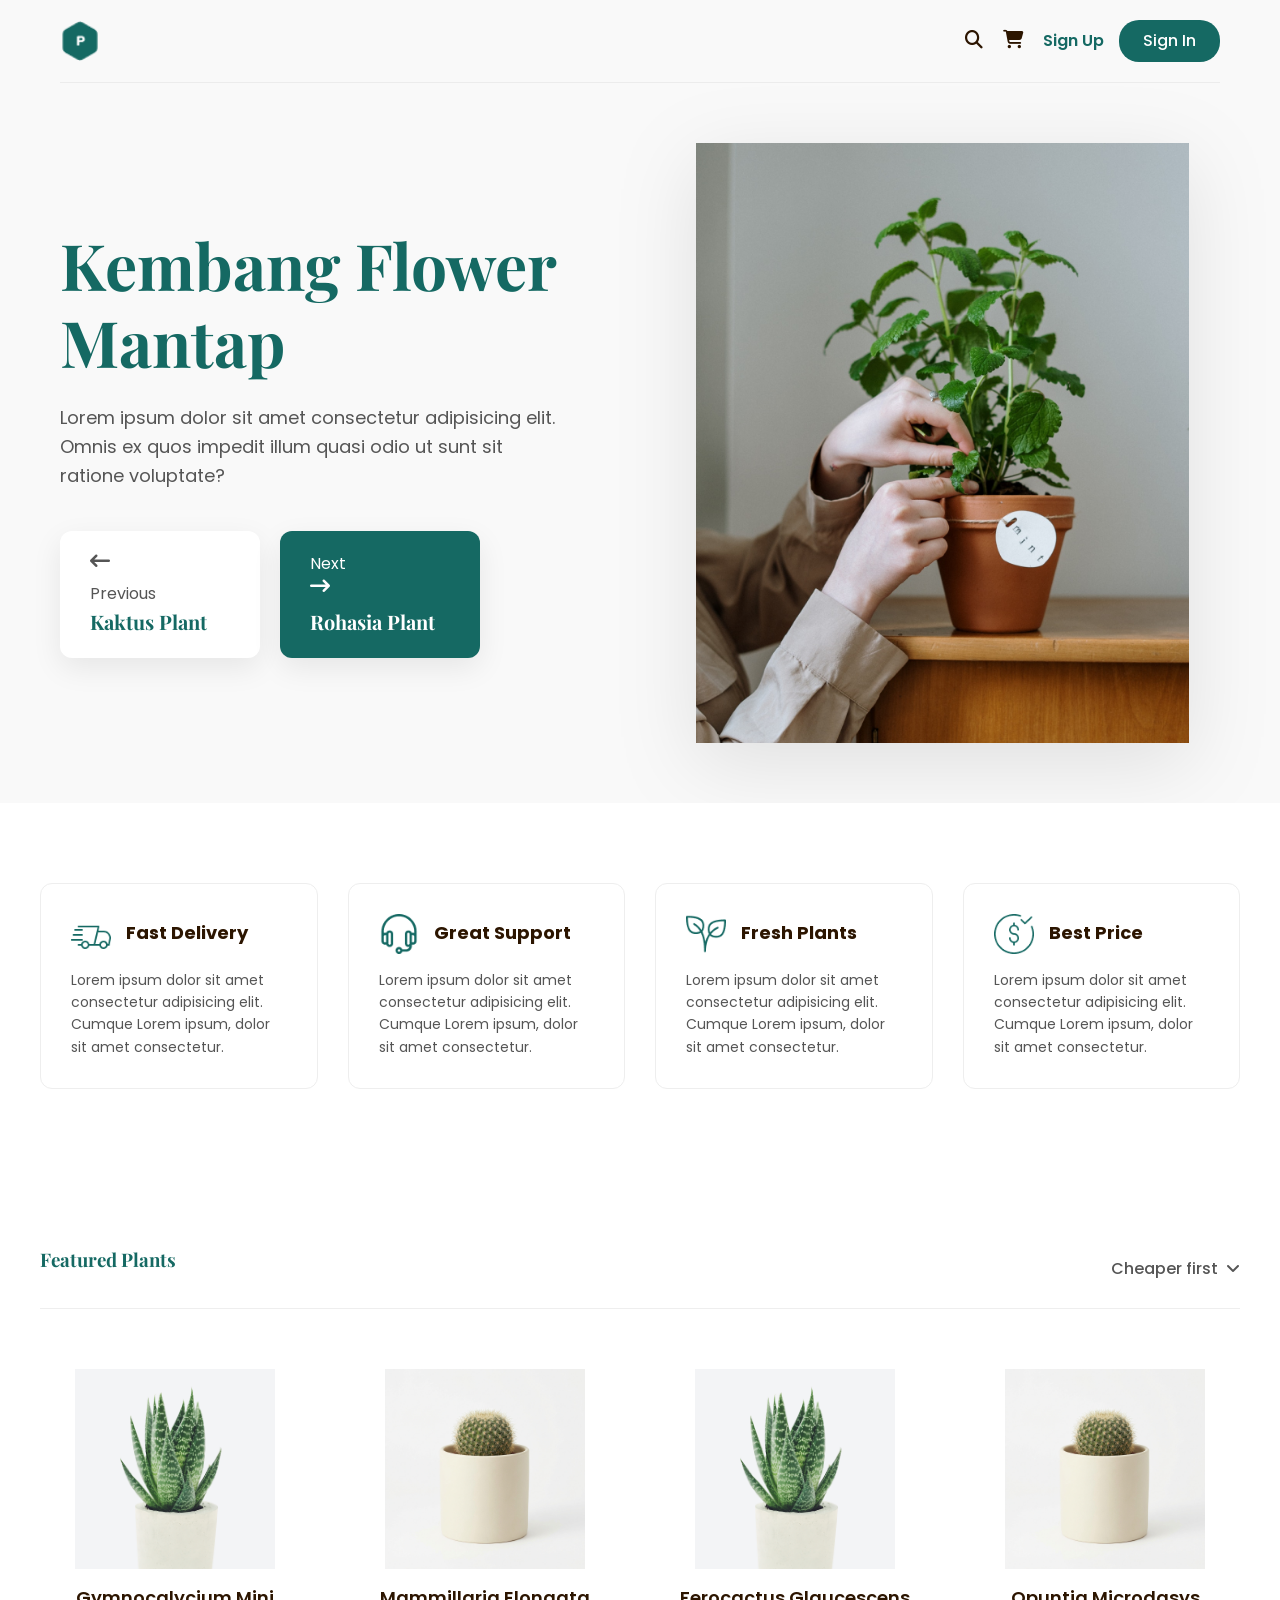
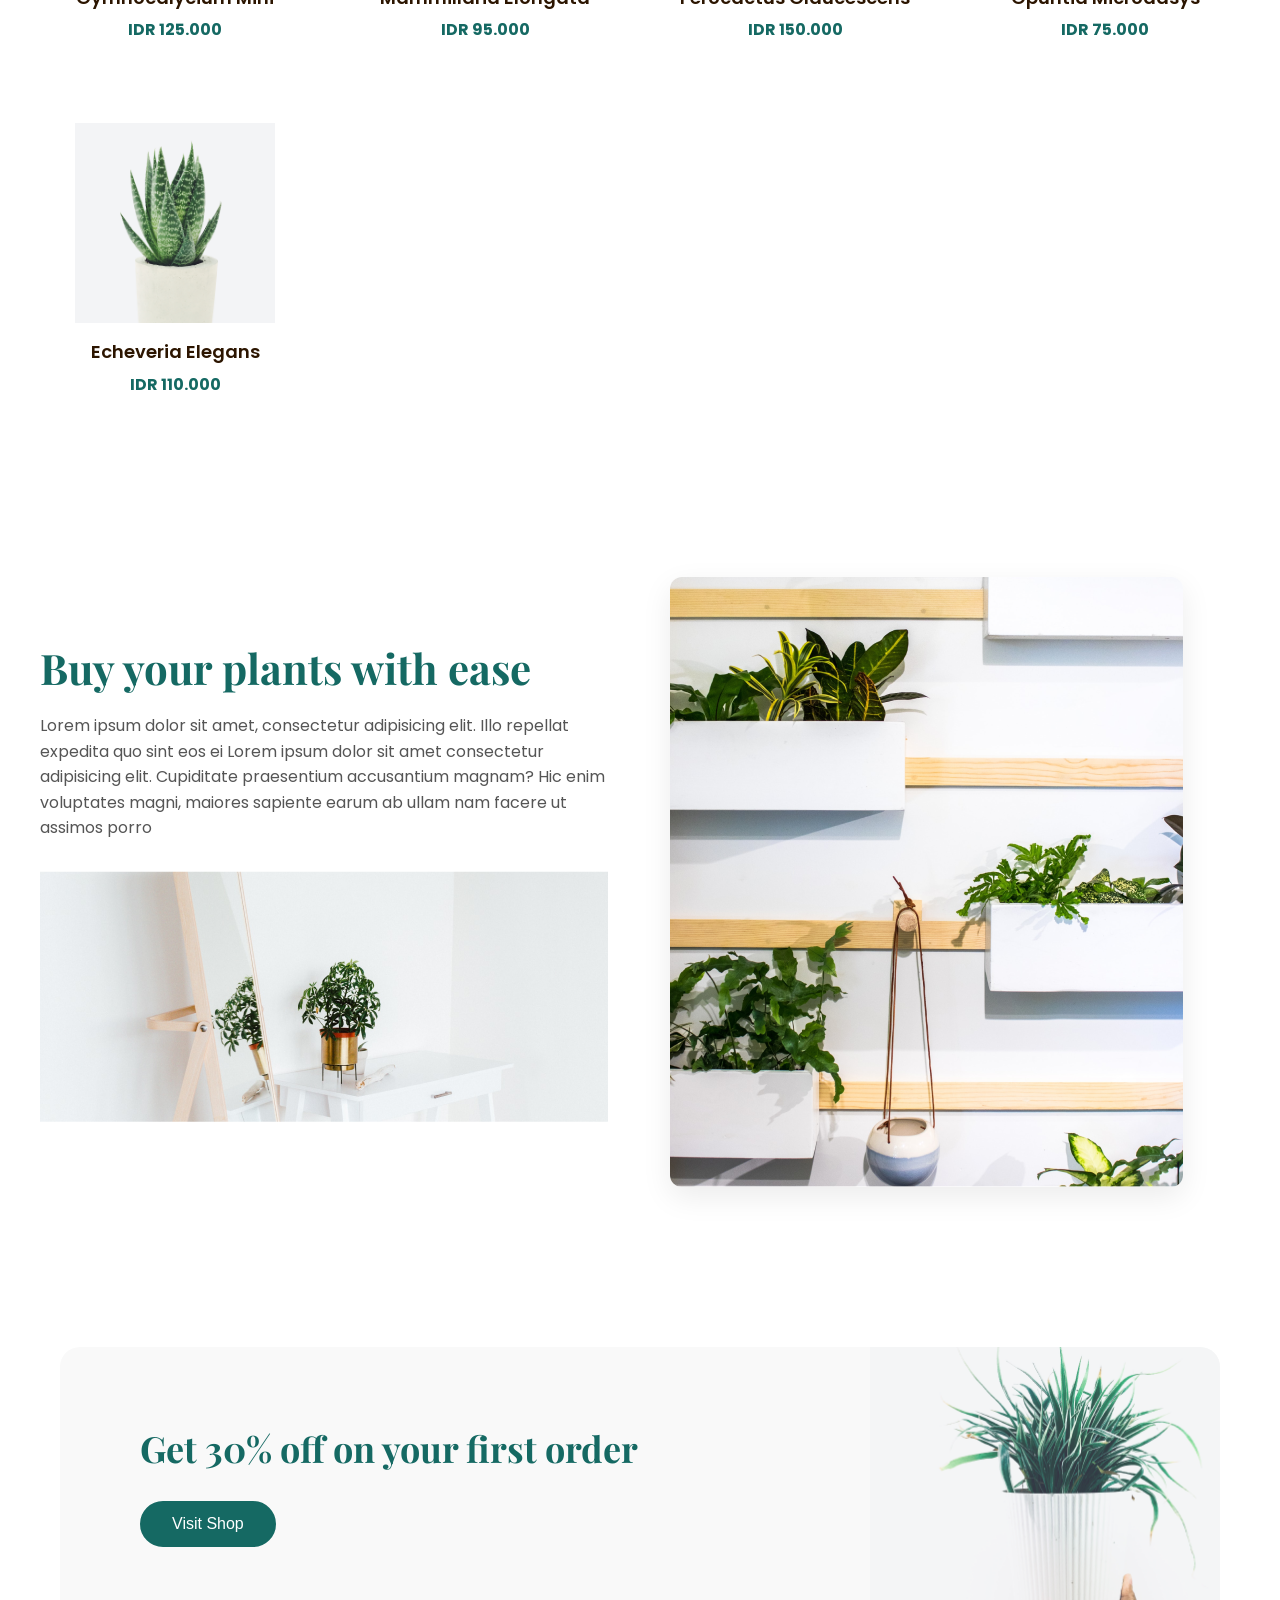
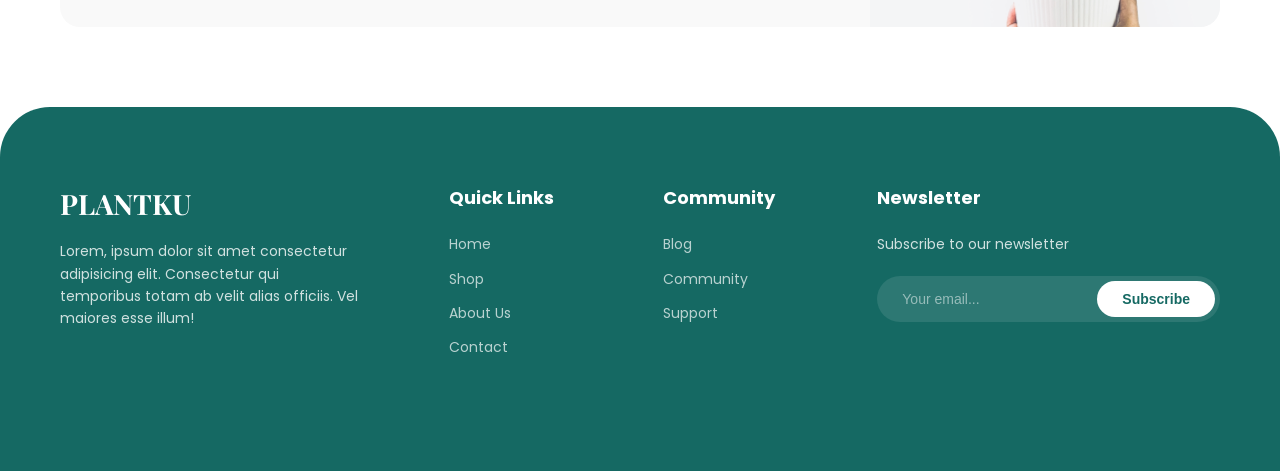
<file: index.html>
<!DOCTYPE html>
<html lang="en">

<head>
    <meta charset="UTF-8">
    <meta name="viewport" content="width=device-width, initial-scale=1.0">
    <link rel="stylesheet" href="style.css">
    <link rel="stylesheet" href="https://cdnjs.cloudflare.com/ajax/libs/font-awesome/6.5.1/css/all.min.css"
        integrity="sha512-DTOQO9RWCH3ppGqcWaEA1BIZOC6xxalwEsw9c2QQeAIftl+Vegovlnee1c9QX4TctnWMn13TZye+giMm8e2LwA=="
        crossorigin="anonymous" referrerpolicy="no-referrer" />
    <title>Kembang Flower Mantap</title>
</head>

<body>

    <div class="header-wrapper">
        <div class="container">
            <div class="regs">
                <a href="#" class="logo">
                    <img src="assets/images/icon.png" alt="icon">
                </a>

                <div class="reg-links">
                    <a class="inreg" href="#"><i class=" fa-solid fa-magnifying-glass"></i></a>
                    <a class="inreg" href="#"><i class="fa-solid fa-cart-shopping"></i></a>
                    <div class="auth-links">
                        <a class="up" href="signup.html">Sign Up</a>
                        <a class="in" href="login.html">Sign In</a>
                    </div>
                </div>
            </div>

            <div class="hero">
                <div class="hero-content">
                    <h1 class="h1">Kembang Flower Mantap</h1>
                    <p class="matn">Lorem ipsum dolor sit amet consectetur adipisicing elit. Omnis ex quos impedit illum
                        quasi odio ut sunt sit ratione voluptate?</p>

                    <div class="nextprevious">
                        <div class="nav-box previous">
                            <i class="fa-solid fa-arrow-left-long"></i>
                            <span>Previous</span>
                            <a href="#">Kaktus Plant</a>
                        </div>
                        <div class="nav-box next">
                            <span>Next</span>
                            <i class="fa-solid fa-arrow-right-long"></i>
                            <a href="#">Rohasia Plant</a>
                            <div class="bg-overlay"></div>
                        </div>
                    </div>
                </div>
                <div class="hero-image">
                    <img src="assets/images/flower.png" alt="Flower Hero">
                </div>
            </div>
        </div>
    </div>

    <div class="container features">
        <div class="feature-grid">
            <div class="feature-box">
                <div class="feature-header">
                    <img src="assets/images/fast 1.png" alt="">
                    <p class="boxtitle">Fast Delivery</p>
                </div>
                <p class="boxtext">Lorem ipsum dolor sit amet consectetur adipisicing elit. Cumque Lorem ipsum, dolor
                    sit amet consectetur.</p>
            </div>
            <div class="feature-box">
                <div class="feature-header">
                    <img src="assets/images/headphones 1.png" alt="">
                    <p class="boxtitle">Great Support</p>
                </div>
                <p class="boxtext">Lorem ipsum dolor sit amet consectetur adipisicing elit. Cumque Lorem ipsum, dolor
                    sit amet consectetur.</p>
            </div>
            <div class="feature-box">
                <div class="feature-header">
                    <img src="assets/images/plant 1.png" alt="">
                    <p class="boxtitle">Fresh Plants</p>
                </div>
                <p class="boxtext">Lorem ipsum dolor sit amet consectetur adipisicing elit. Cumque Lorem ipsum, dolor
                    sit amet consectetur.</p>
            </div>
            <div class="feature-box">
                <div class="feature-header">
                    <img src="assets/images/dollar-symbol 1.png" alt="">
                    <p class="boxtitle">Best Price</p>
                </div>
                <p class="boxtext">Lorem ipsum dolor sit amet consectetur adipisicing elit. Cumque Lorem ipsum, dolor
                    sit amet consectetur.</p>
            </div>
        </div>
    </div>

    <div class="container products-section">
        <div class="section-header">
            <h3>Featured Plants</h3>
            <div class="filter-btn" id="cheaper-first">
                <span>Cheaper first</span>
                <i class="fa-solid fa-angle-down"></i>
            </div>
        </div>

        <div class="flowers-grid">
            <div class="gul">
                <img src="assets/images/kaktus.png" alt="">
                <p class="nameflowers">Gymnocalycium Mini</p>
                <p class="price">IDR 125.000</p>
            </div>
            <div class="gul">
                <img src="assets/images/cactus1.png" alt="">
                <p class="nameflowers">Mammillaria Elongata</p>
                <p class="price">IDR 95.000</p>
            </div>
            <div class="gul">
                <img src="assets/images/kaktus.png" alt="">
                <p class="nameflowers">Ferocactus Glaucescens</p>
                <p class="price">IDR 150.000</p>
            </div>
            <div class="gul">
                <img src="assets/images/cactus1.png" alt="">
                <p class="nameflowers">Opuntia Microdasys</p>
                <p class="price">IDR 75.000</p>
            </div>
            <div class="gul">
                <img src="assets/images/kaktus.png" alt="">
                <p class="nameflowers">Echeveria Elegans</p>
                <p class="price">IDR 110.000</p>
            </div>
        </div>
    </div>

    <div class="container showcase">
        <div class="showcase-text">
            <h2>Buy your plants with ease</h2>
            <p>Lorem ipsum dolor sit amet, consectetur adipisicing elit. Illo repellat expedita quo sint eos ei Lorem
                ipsum dolor sit amet consectetur adipisicing elit. Cupiditate praesentium accusantium magnam? Hic enim
                voluptates magni, maiores sapiente earum ab ullam nam facere ut assimos porro</p>
            <img src="assets/images/table.png" alt="Features Table" style="margin-top: 30px;">
        </div>
        <div class="showcase-img">
            <img src="assets/images/case.png" alt="Showcase">
        </div>
    </div>

    <div class="container">
        <div class="cta-section">
            <div class="cta-content">
                <h2>Get 30% off on your first order</h2>
                <button class="btn">Visit Shop</button>
            </div>
            <img src="assets/images/get.png" class="cta-image" alt="">
        </div>
    </div>

    <footer class="footer">
        <div class="container">
            <div class="footer-grid">
                <div class="footer-logo">
                    <h3>PLANTKU</h3>
                    <p class="footer-desc">Lorem, ipsum dolor sit amet consectetur adipisicing elit. Consectetur qui
                        temporibus totam ab velit alias officiis. Vel maiores esse illum!</p>
                </div>

                <div class="footer-col">
                    <h4>Quick Links</h4>
                    <div class="footer-links">
                        <a href="#">Home</a>
                        <a href="#">Shop</a>
                        <a href="#">About Us</a>
                        <a href="#">Contact</a>
                    </div>
                </div>

                <div class="footer-col">
                    <h4>Community</h4>
                    <div class="footer-links">
                        <a href="#">Blog</a>
                        <a href="#">Community</a>
                        <a href="#">Support</a>
                    </div>
                </div>

                <div class="footer-col">
                    <h4>Newsletter</h4>
                    <p class="footer-desc" style="margin-bottom: 20px;">Subscribe to our newsletter</p>
                    <form class="footer-form" action="">
                        <input type="text" placeholder="Your email...">
                        <button>Subscribe</button>
                    </form>
                </div>
            </div>
        </div>
    </footer>

    <script>
        document.getElementById('cheaper-first').addEventListener('click', function () {
            const container = document.querySelector('.flowers-grid');
            const items = Array.from(container.getElementsByClassName('gul'));

            items.sort((a, b) => {
                const priceA = parseInt(a.querySelector('.price').innerText.replace(/\D/g, ''));
                const priceB = parseInt(b.querySelector('.price').innerText.replace(/\D/g, ''));
                return priceA - priceB;
            });

            // Toggle direction if already sorted (optional UI enhancement, but user just asked for "cheaper first")
            // For now, let's just sort ascending every time as per text "Cheaper first"

            items.forEach(item => container.appendChild(item));
        });
    </script>
</body>

</html>
</file>
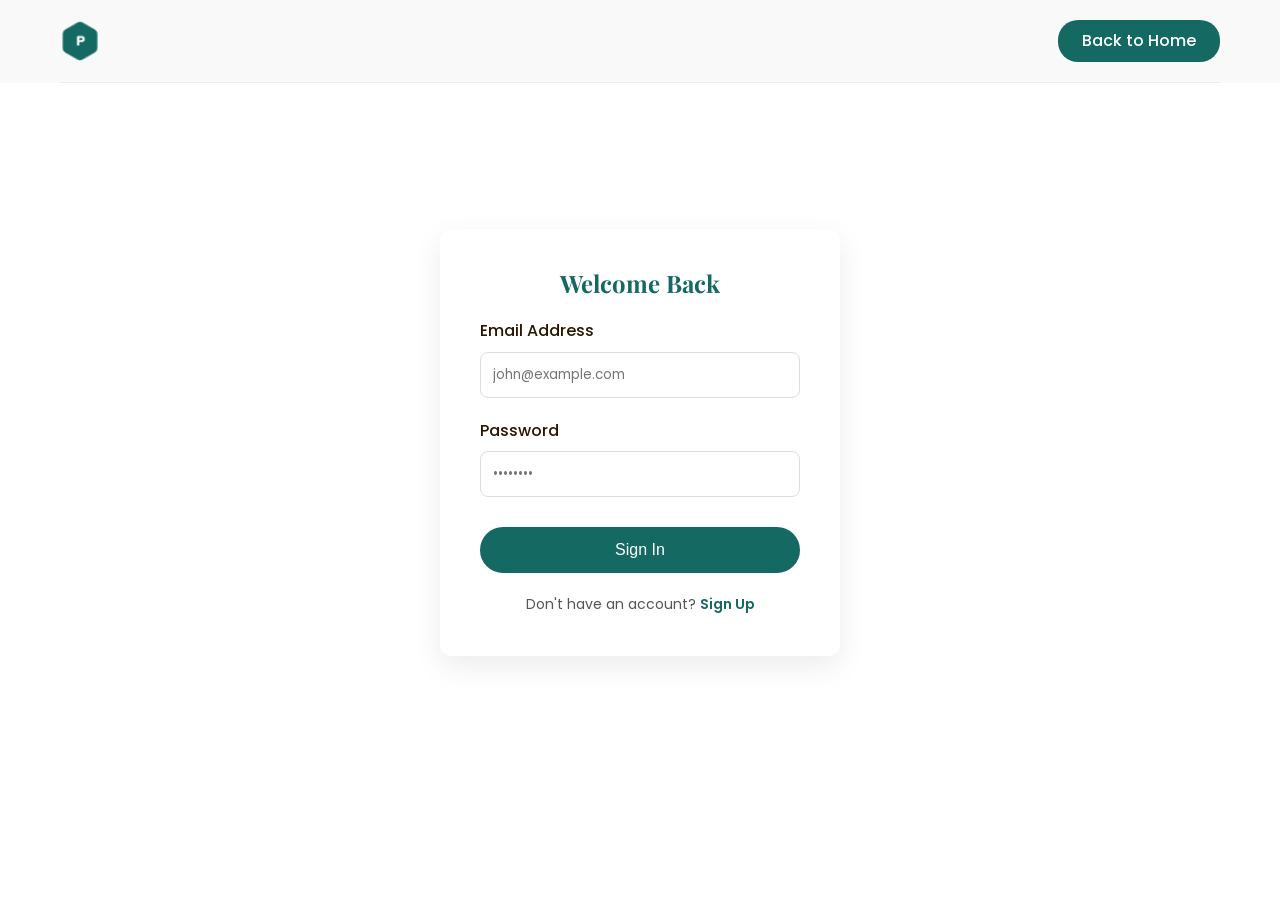
<file: login.html>
<!DOCTYPE html>
<html lang="en">

<head>
    <meta charset="UTF-8">
    <meta name="viewport" content="width=device-width, initial-scale=1.0">
    <title>Sign In - Kembang Flower</title>
    <link rel="stylesheet" href="style.css">
    <link rel="stylesheet" href="https://cdnjs.cloudflare.com/ajax/libs/font-awesome/6.5.1/css/all.min.css">
    <style>
        .auth-container {
            display: flex;
            justify-content: center;
            align-items: center;
            min-height: 80vh;
            padding: 20px;
        }

        .auth-box {
            background: white;
            padding: 40px;
            border-radius: var(--radius);
            box-shadow: var(--shadow);
            width: 100%;
            max-width: 400px;
            text-align: center;
        }

        .auth-box h2 {
            margin-bottom: 20px;
            color: var(--primary);
        }

        .form-group {
            margin-bottom: 20px;
            text-align: left;
        }

        .form-group label {
            display: block;
            margin-bottom: 8px;
            color: var(--text-dark);
            font-weight: 500;
        }

        .form-group input {
            width: 100%;
            padding: 12px;
            border: 1px solid #ddd;
            border-radius: 8px;
            font-family: inherit;
            transition: var(--transition);
        }

        .form-group input:focus {
            outline: none;
            border-color: var(--primary);
        }

        .auth-btn {
            width: 100%;
            margin-top: 10px;
        }

        .auth-link {
            display: block;
            margin-top: 20px;
            font-size: 14px;
            color: var(--text-light);
        }

        .auth-link a {
            color: var(--primary);
            font-weight: 600;
        }
    </style>
</head>

<body>
    <div class="header-wrapper">
        <div class="container">
            <div class="regs">
                <a href="index.html" class="logo">
                    <img src="assets/images/icon.png" alt="icon">
                </a>
                <div class="reg-links">
                    <div class="auth-links">
                        <a class="in" href="index.html">Back to Home</a>
                    </div>
                </div>
            </div>
        </div>
    </div>

    <div class="container auth-container">
        <div class="auth-box">
            <h2>Welcome Back</h2>
            <form>
                <div class="form-group">
                    <label>Email Address</label>
                    <input type="email" placeholder="john@example.com" required>
                </div>
                <div class="form-group">
                    <label>Password</label>
                    <input type="password" placeholder="••••••••" required>
                </div>
                <button type="submit" class="btn auth-btn">Sign In</button>
            </form>
            <span class="auth-link">Don't have an account? <a href="signup.html">Sign Up</a></span>
        </div>
    </div>
</body>

</html>
</file>
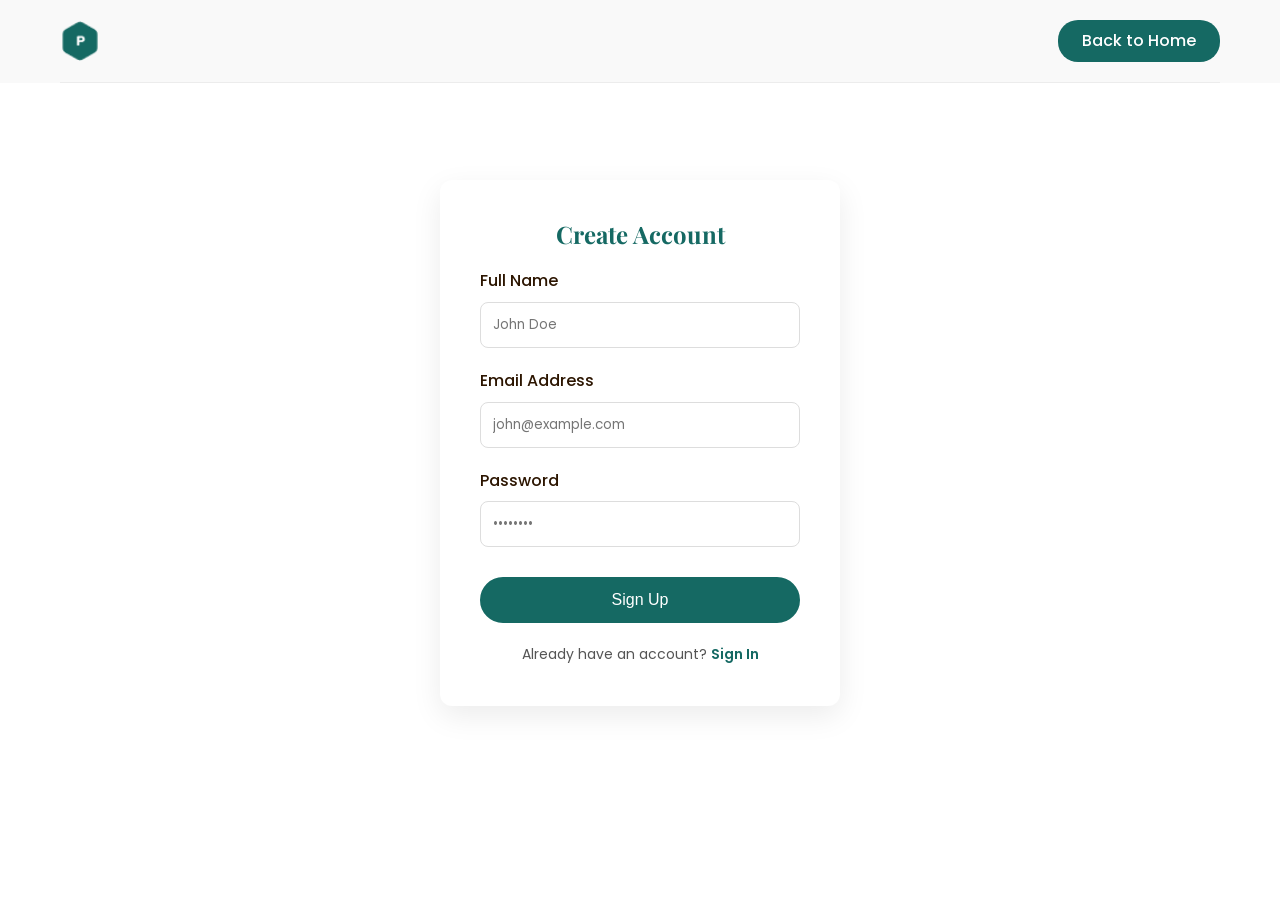
<file: signup.html>
<!DOCTYPE html>
<html lang="en">

<head>
    <meta charset="UTF-8">
    <meta name="viewport" content="width=device-width, initial-scale=1.0">
    <title>Sign Up - Kembang Flower</title>
    <link rel="stylesheet" href="style.css">
    <link rel="stylesheet" href="https://cdnjs.cloudflare.com/ajax/libs/font-awesome/6.5.1/css/all.min.css">
    <style>
        .auth-container {
            display: flex;
            justify-content: center;
            align-items: center;
            min-height: 80vh;
            padding: 20px;
        }

        .auth-box {
            background: white;
            padding: 40px;
            border-radius: var(--radius);
            box-shadow: var(--shadow);
            width: 100%;
            max-width: 400px;
            text-align: center;
        }

        .auth-box h2 {
            margin-bottom: 20px;
            color: var(--primary);
        }

        .form-group {
            margin-bottom: 20px;
            text-align: left;
        }

        .form-group label {
            display: block;
            margin-bottom: 8px;
            color: var(--text-dark);
            font-weight: 500;
        }

        .form-group input {
            width: 100%;
            padding: 12px;
            border: 1px solid #ddd;
            border-radius: 8px;
            font-family: inherit;
            transition: var(--transition);
        }

        .form-group input:focus {
            outline: none;
            border-color: var(--primary);
        }

        .auth-btn {
            width: 100%;
            margin-top: 10px;
        }

        .auth-link {
            display: block;
            margin-top: 20px;
            font-size: 14px;
            color: var(--text-light);
        }

        .auth-link a {
            color: var(--primary);
            font-weight: 600;
        }
    </style>
</head>

<body>
    <div class="header-wrapper">
        <div class="container">
            <div class="regs">
                <a href="index.html" class="logo">
                    <img src="assets/images/icon.png" alt="icon">
                </a>
                <div class="reg-links">
                    <div class="auth-links">
                        <a class="in" href="index.html">Back to Home</a>
                    </div>
                </div>
            </div>
        </div>
    </div>

    <div class="container auth-container">
        <div class="auth-box">
            <h2>Create Account</h2>
            <form>
                <div class="form-group">
                    <label>Full Name</label>
                    <input type="text" placeholder="John Doe" required>
                </div>
                <div class="form-group">
                    <label>Email Address</label>
                    <input type="email" placeholder="john@example.com" required>
                </div>
                <div class="form-group">
                    <label>Password</label>
                    <input type="password" placeholder="••••••••" required>
                </div>
                <button type="submit" class="btn auth-btn">Sign Up</button>
            </form>
            <span class="auth-link">Already have an account? <a href="login.html">Sign In</a></span>
        </div>
    </div>
</body>

</html>
</file>
<file: style.css>
@import url('https://fonts.googleapis.com/css2?family=Poppins:wght@300;400;500;600;700&family=Playfair+Display:wght@400;700&display=swap');

:root {
    --primary: #156963;
    --primary-dark: #0e4642;
    --accent: #FFA726;
    --text-dark: #2C1500;
    --text-light: #555555;
    --bg-light: #F9F9F9;
    --white: #ffffff;
    --shadow: 0 10px 30px rgba(0,0,0,0.08);
    --transition: all 0.3s ease;
    --radius: 12px;
}

* {
    box-sizing: border-box;
    margin: 0;
    padding: 0;
}

body {
    font-family: 'Poppins', sans-serif;
    font-size: 16px;
    line-height: 1.6;
    color: var(--text-light);
    background-color: var(--white);
    overflow-x: hidden;
}

h1, h2, h3, h4, h5, h6 {
    font-family: 'Playfair Display', serif;
    color: var(--primary);
    line-height: 1.2;
    margin-bottom: 1rem;
}

a {
    text-decoration: none;
    display: inline-block;
    transition: var(--transition);
}

ul {
    list-style: none;
}

img {
    max-width: 100%;
    height: auto;
    display: block;
}

/* Utilities */
.container {
    max-width: 1200px;
    margin: 0 auto;
    padding: 0 20px;
}

.btn {
    display: inline-block;
    padding: 12px 30px;
    background-color: var(--primary);
    color: var(--white);
    border-radius: 30px;
    font-weight: 500;
    font-size: 16px;
    border: 2px solid var(--primary);
    cursor: pointer;
    transition: var(--transition);
}

.btn:hover {
    background-color: transparent;
    color: var(--primary);
    transform: translateY(-3px);
    box-shadow: 0 5px 15px rgba(21, 105, 99, 0.2);
}

/* Header & Nav */
.header-wrapper {
    background-color: var(--bg-light);
    position: relative;
    overflow: hidden;
}

.regs {
    display: flex;
    justify-content: space-between;
    align-items: center;
    padding: 20px 0;
    border-bottom: 1px solid rgba(0,0,0,0.05);
}

.logo img {
    height: 40px;
}

.reg-links {
    display: flex;
    align-items: center;
    gap: 20px;
}

.inreg {
    color: var(--text-dark);
    font-size: 18px;
    transition: var(--transition);
}

.inreg:hover {
    color: var(--primary);
}

.auth-links {
    display: flex;
    align-items: center;
    gap: 15px;
}

.up {
    color: var(--primary);
    font-weight: 600;
}

.in {
    background-color: var(--primary);
    color: var(--white);
    padding: 8px 24px;
    border-radius: 20px;
    font-weight: 500;
    transition: var(--transition);
}

.in:hover {
    background-color: var(--primary-dark);
    transform: translateY(-2px);
}

/* Hero Section */
.hero {
    display: flex;
    align-items: center;
    justify-content: space-between;
    padding: 60px 0;
    min-height: 80vh;
}

.hero-content {
    flex: 1;
    padding-right: 50px;
    position: relative;
    z-index: 2;
}

.hero-image {
    flex: 1;
    position: relative;
    display: flex;
    justify-content: center;
}

.hero-image img {
    max-height: 600px;
    filter: drop-shadow(0 20px 40px rgba(0,0,0,0.1));
    animation: float 6s ease-in-out infinite;
}

.h1 {
    font-size: 64px;
    margin-bottom: 24px;
    color: var(--primary);
    opacity: 0;
    animation: fadeInUp 1s ease forwards;
}

.matn {
    font-size: 18px;
    margin-bottom: 40px;
    color: var(--text-light);
    max-width: 500px;
    opacity: 0;
    animation: fadeInUp 1s ease 0.2s forwards;
}

/* Next/Prev Navigation */
.nextprevious {
    display: flex;
    gap: 20px;
    margin-top: 40px;
    opacity: 0;
    animation: fadeInUp 1s ease 0.4s forwards;
}

.nav-box {
    background: var(--white);
    padding: 20px 30px;
    border-radius: var(--radius);
    box-shadow: var(--shadow);
    display: flex;
    flex-direction: column;
    width: 200px;
    cursor: pointer;
    transition: var(--transition);
    position: relative;
}

.nav-box:hover {
    transform: translateY(-5px);
    box-shadow: 0 15px 30px rgba(0,0,0,0.12);
}

.nav-box.next {
    background: var(--primary);
    color: var(--white);
}

.nav-box i {
    font-size: 20px;
    margin-bottom: 10px;
}

.nav-box.next i, .nav-box.next a {
    color: var(--white);
}

.nav-box a {
    font-family: 'Playfair Display', serif;
    font-size: 20px;
    font-weight: 700;
    color: var(--primary);
    z-index: 1; /* Ensure link is clickable */
}
.nav-box a::after {
    content: '';
    position: absolute;
    top: 0;
    left: 0;
    width: 100%;
    height: 100%;
}


/* Features Grid */
.features {
    padding: 80px 0;
}

.feature-grid {
    display: grid;
    grid-template-columns: repeat(auto-fit, minmax(250px, 1fr));
    gap: 30px;
}

.feature-box {
    background: var(--white);
    padding: 30px;
    border-radius: var(--radius);
    border: 1px solid #eee;
    transition: var(--transition);
}

.feature-box:hover {
    border-color: var(--primary);
    box-shadow: var(--shadow);
    transform: translateY(-5px);
}

.feature-header {
    display: flex;
    align-items: center;
    gap: 15px;
    margin-bottom: 15px;
}

.feature-header img {
    width: 40px;
    height: 40px;
    object-fit: contain;
}

.boxtitle {
    font-size: 18px;
    font-weight: 700;
    color: var(--text-dark);
}

.boxtext {
    font-size: 14px;
    color: var(--text-light);
}

/* Product Section */
.products-section {
    padding: 80px 0;
}

.section-header {
    display: flex;
    justify-content: space-between;
    align-items: center;
    margin-bottom: 40px;
    padding-bottom: 20px;
    border-bottom: 1px solid #eee;
}

.filter-btn {
    display: flex;
    align-items: center;
    gap: 8px;
    font-weight: 500;
    cursor: pointer;
}

.flowers-grid {
    display: grid;
    grid-template-columns: repeat(auto-fill, minmax(220px, 1fr));
    gap: 40px;
}

.gul {
    background: var(--white);
    border-radius: var(--radius);
    padding: 20px;
    text-align: center;
    transition: var(--transition);
}

.gul:hover {
    box-shadow: var(--shadow);
    transform: translateY(-10px);
}

.gul img {
    height: 200px;
    width: 100%;
    object-fit: contain;
    margin-bottom: 15px;
    transition: var(--transition);
}

.gul:hover img {
    transform: scale(1.05);
}

.nameflowers {
    font-weight: 600;
    font-size: 18px;
    color: var(--text-dark);
    margin-bottom: 5px;
}

.price {
    color: var(--primary);
    font-weight: 700;
    font-size: 16px;
}

/* Showcase Section */
.showcase {
    padding: 80px 0;
    display: grid;
    grid-template-columns: 1fr 1fr;
    gap: 60px;
    align-items: center;
}

.showcase-text h2 {
    font-size: 42px;
    margin-bottom: 20px;
}

.showcase-text p {
    margin-bottom: 30px;
}

.showcase-img img {
    border-radius: var(--radius);
    box-shadow: var(--shadow);
}

/* CTA Section */
.cta-section {
    background: var(--bg-light);
    border-radius: 20px;
    margin: 80px auto; /* Centered with auto margins if in container */
    padding: 80px;
    display: flex;
    align-items: center;
    justify-content: space-between;
    position: relative;
    overflow: hidden;
}

.cta-content {
    width: 60%;
    z-index: 2;
}

.cta-content h2 {
    font-size: 36px;
    margin-bottom: 30px;
}

.cta-image {
    position: absolute;
    right: -50px;
    bottom: -50px;
    width: 400px;
    z-index: 1;
    opacity: 0.8;
}

/* Footer */
.footer {
    background: var(--primary);
    color: var(--white);
    padding: 80px 0 40px;
    border-top-left-radius: 50px;
    border-top-right-radius: 50px;
    margin-top: 50px;
}

.footer-grid {
    display: grid;
    grid-template-columns: 2fr 1fr 1fr 1.5fr;
    gap: 40px;
    margin-bottom: 60px;
}

.footer-logo h3 {
    color: var(--white);
    font-size: 28px;
    margin-bottom: 20px;
}

.footer-desc {
    opacity: 0.8;
    max-width: 300px;
    font-size: 14px;
}

.footer-col h4 {
    color: var(--white);
    font-size: 18px;
    margin-bottom: 25px;
    font-family: 'Poppins', sans-serif;
}

.footer-links a {
    display: block;
    color: rgba(255,255,255,0.7);
    margin-bottom: 12px;
    font-size: 14px;
}

.footer-links a:hover {
    color: var(--white);
    transform: translateX(5px);
}

.footer-form {
    display: flex;
    background: rgba(255,255,255,0.1);
    padding: 5px;
    border-radius: 50px;
}

.footer-form input {
    flex: 1;
    background: transparent;
    border: none;
    padding: 10px 20px;
    color: var(--white);
    outline: none;
    font-size: 14px;
}

.footer-form input::placeholder {
    color: rgba(255,255,255,0.5);
}

.footer-form button {
    background: var(--white);
    color: var(--primary);
    border: none;
    padding: 10px 25px;
    border-radius: 30px;
    cursor: pointer;
    font-weight: 600;
    transition: var(--transition);
    font-size: 14px;
}

.footer-form button:hover {
    transform: scale(1.05);
}

/* Animations */
@keyframes float {
    0% { transform: translateY(0); }
    50% { transform: translateY(-20px); }
    100% { transform: translateY(0); }
}

@keyframes fadeInUp {
    from {
        opacity: 0;
        transform: translateY(30px);
    }
    to {
        opacity: 1;
        transform: translateY(0);
    }
}

/* Responsive */
@media (max-width: 1024px) {
    .h1 { font-size: 48px; }
    .hero img { max-height: 400px; }
    .showcase { grid-template-columns: 1fr; }
    .footer-grid { grid-template-columns: 1fr 1fr; }
}

@media (max-width: 768px) {
    .regs { flex-direction: column; gap: 20px; }
    .hero { flex-direction: column-reverse; text-align: center; justify-content: center; }
    .hero-content { padding-right: 0; padding-top: 40px; }
    .matn { margin: 0 auto 30px; }
    .nextprevious { justify-content: center; }
    .cta-section { flex-direction: column; padding: 40px; text-align: center; }
    .cta-content { width: 100%; }
    .cta-image { position: relative; right: auto; bottom: auto; width: 80%; margin-top: 30px; }
    .footer-grid { grid-template-columns: 1fr; text-align: center; }
    .footer-desc { margin: 0 auto; }
}

@media (max-width: 480px) {
    .h1 { font-size: 36px; }
    .nav-box { width: 100%; }
    .nextprevious { flex-direction: column; }
    .feature-grid { grid-template-columns: 1fr; }
}
</file>
